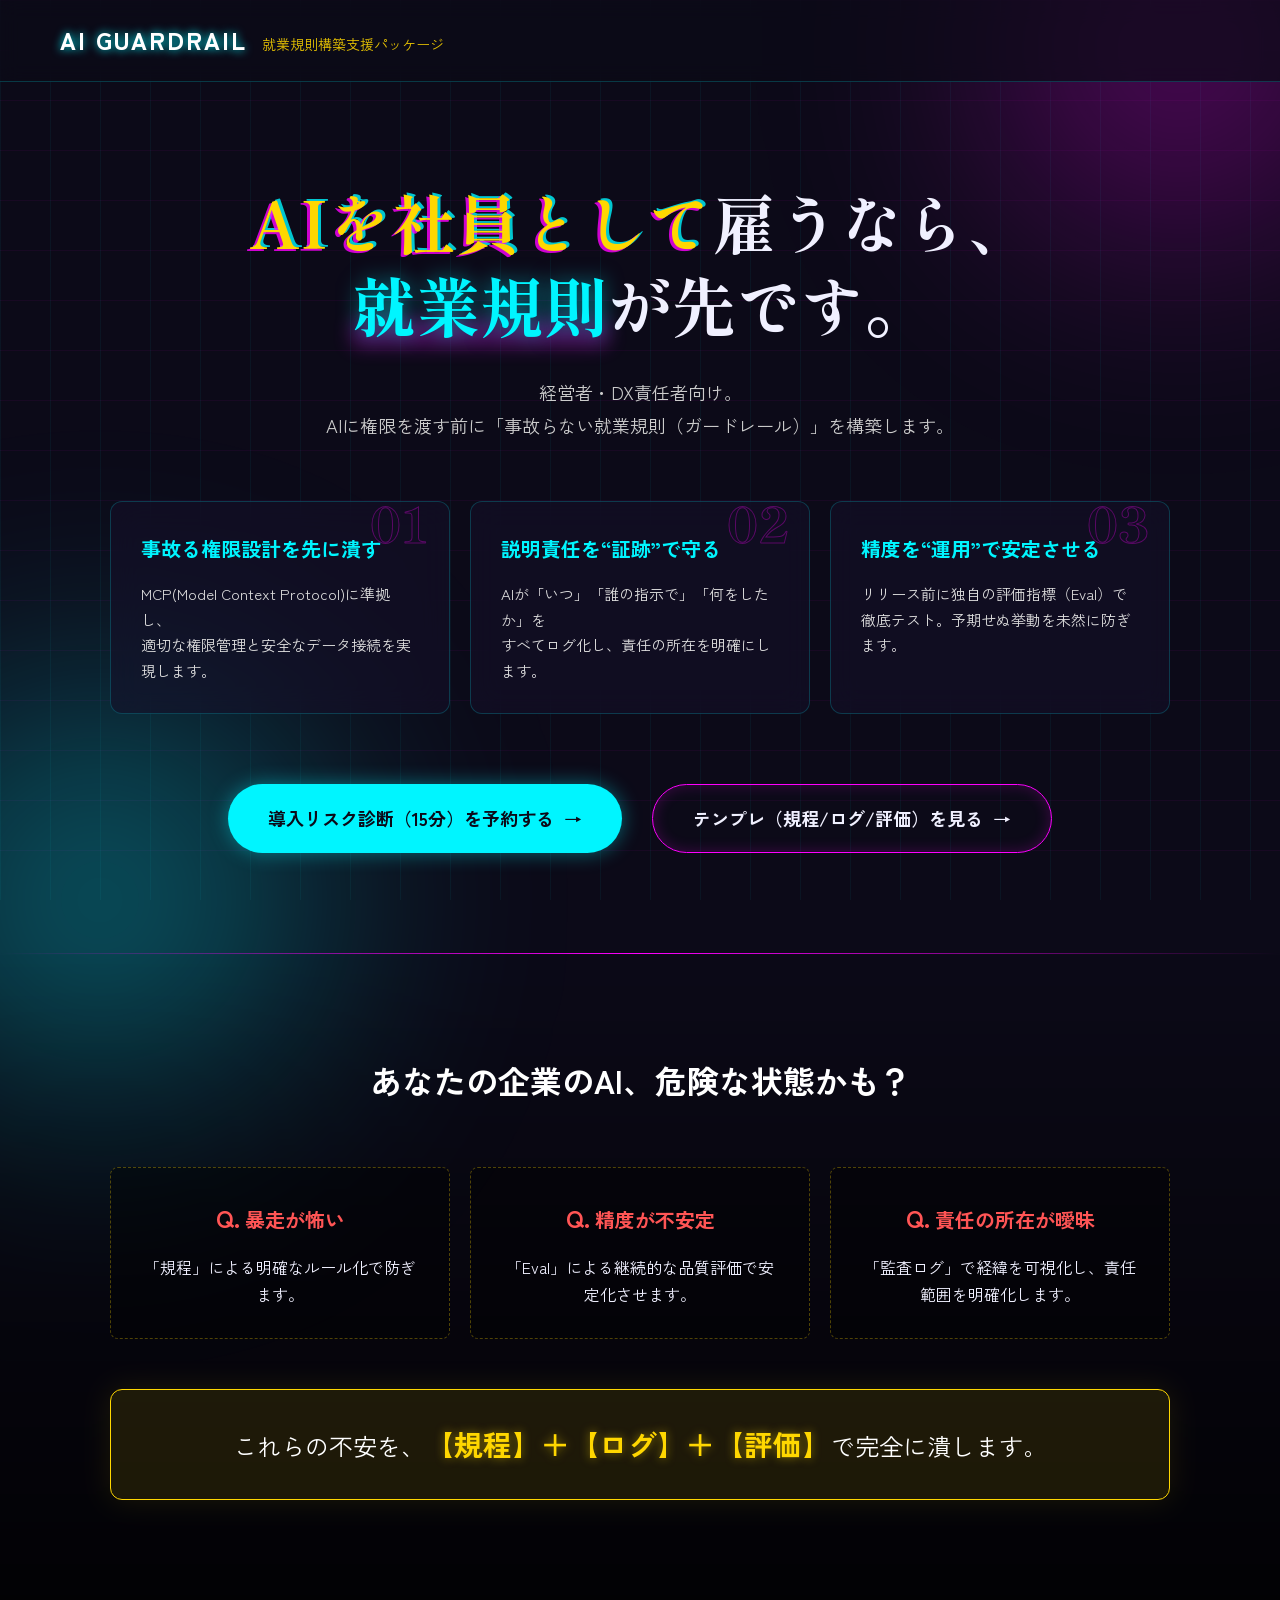
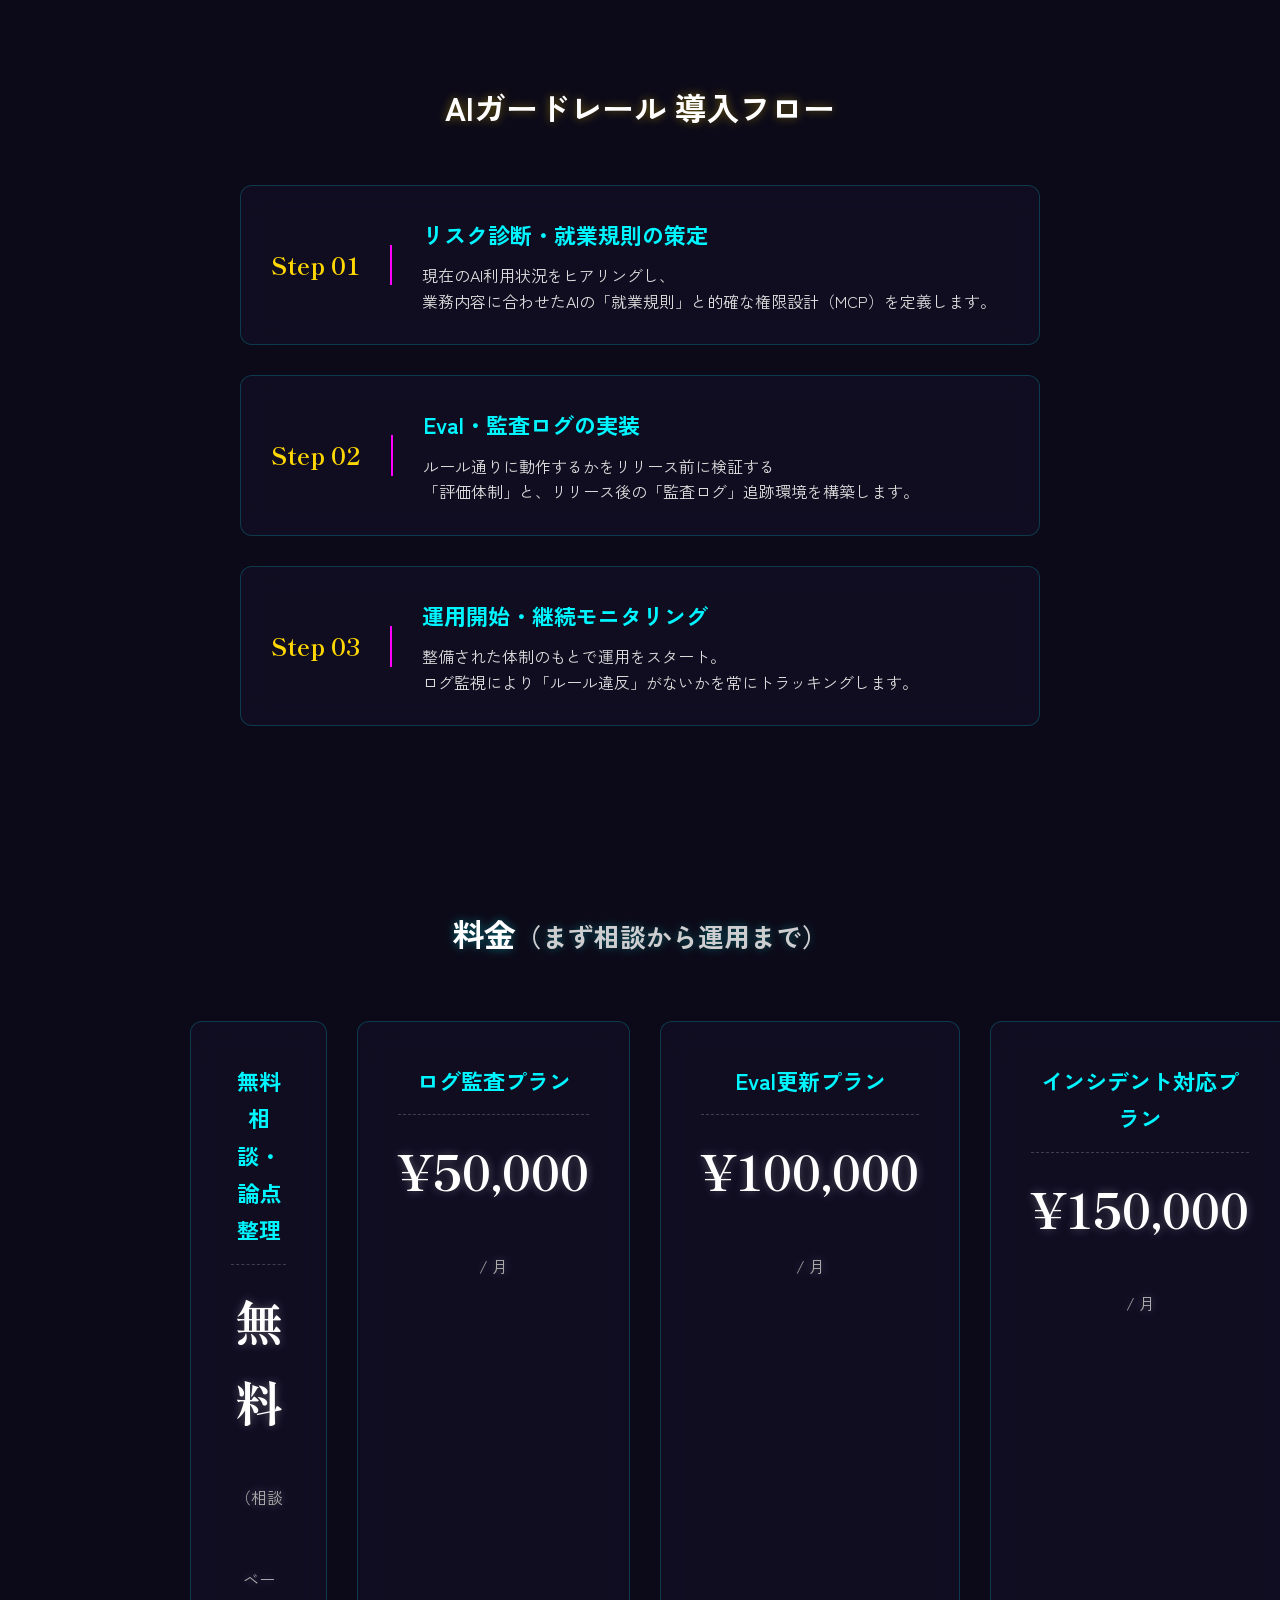
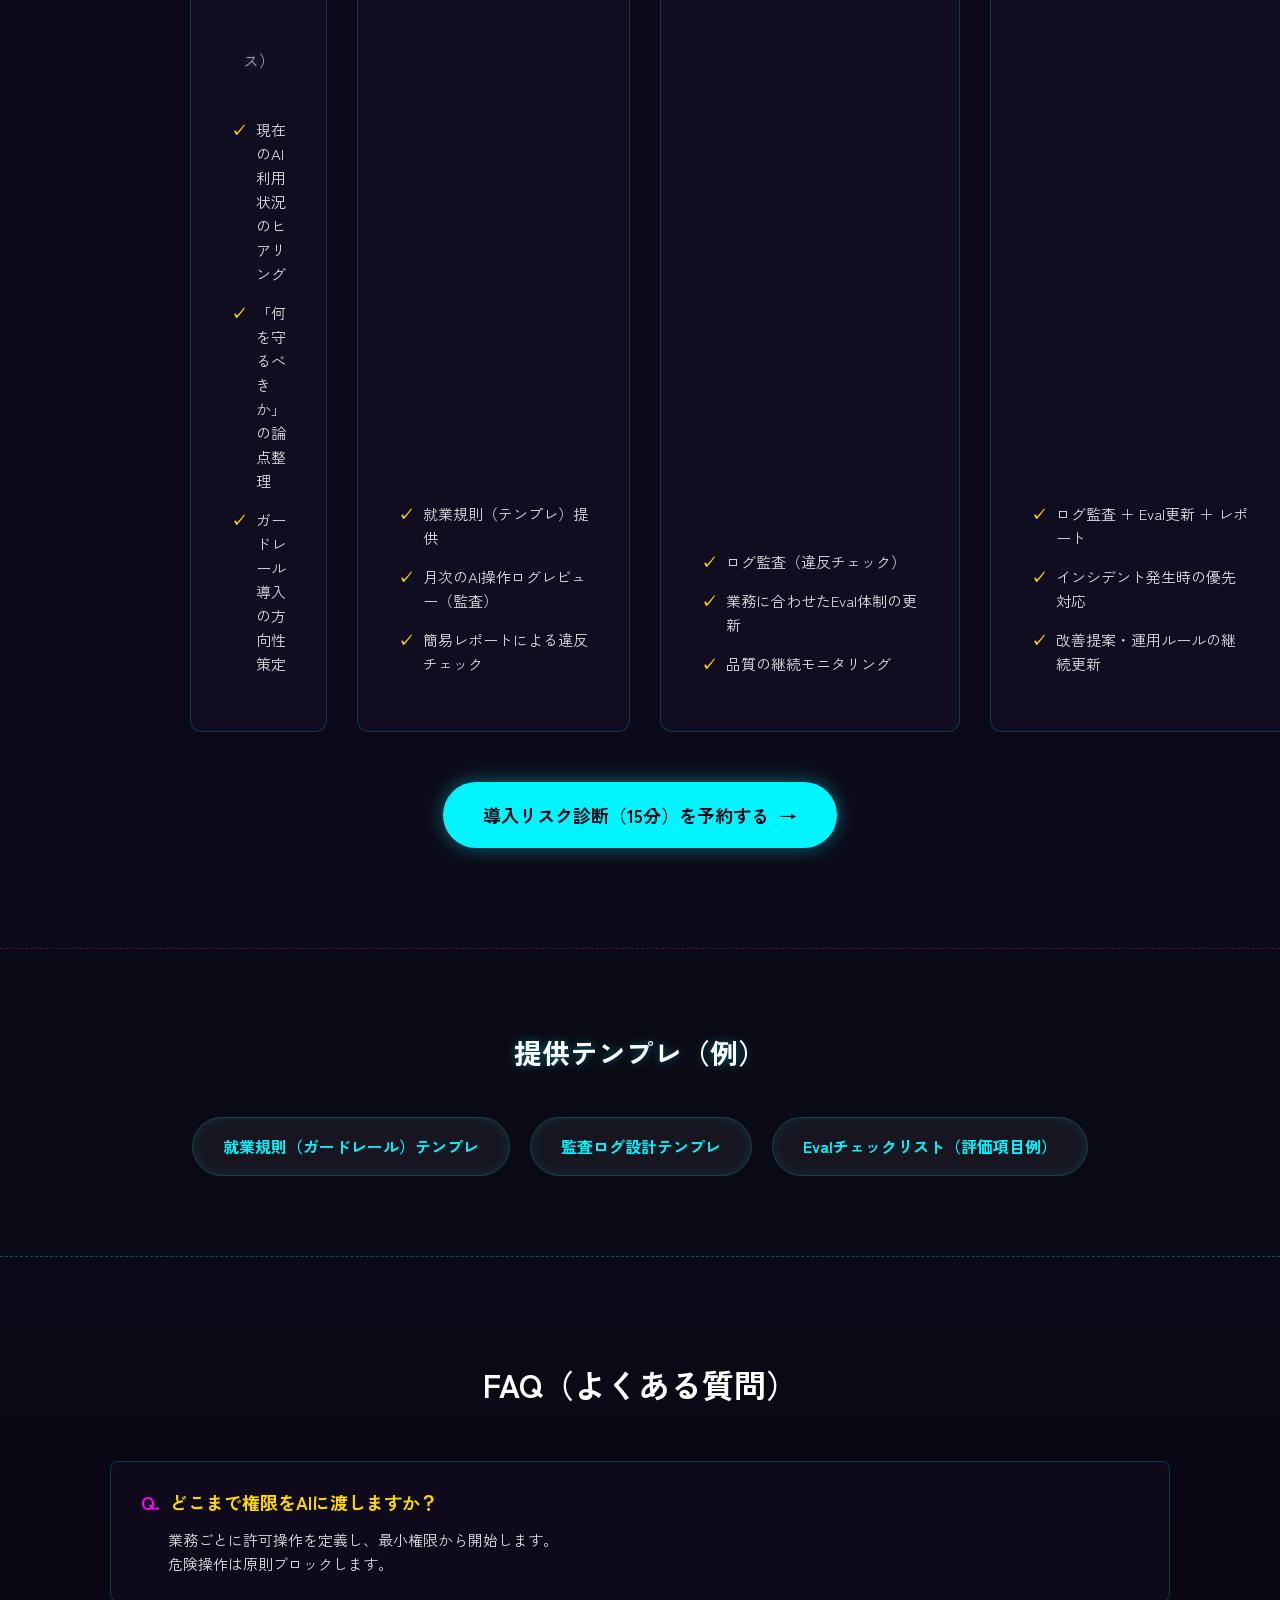
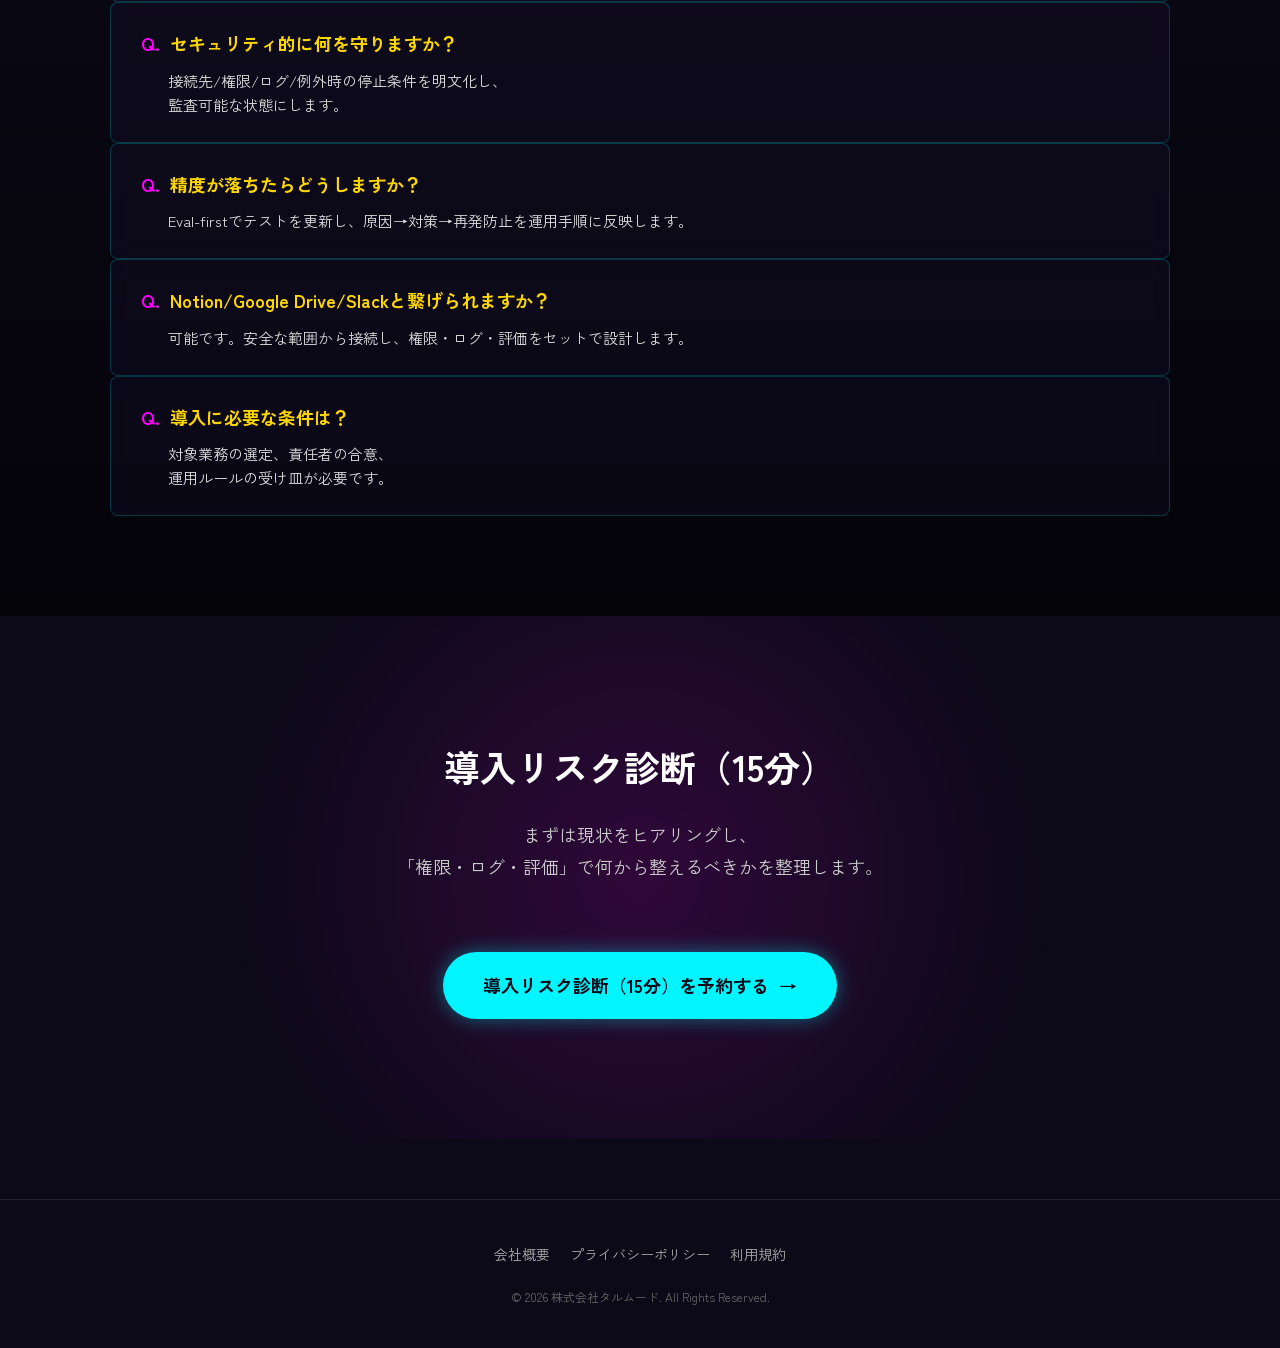
<file: index.html>
<!DOCTYPE html>
<html lang="ja">

<head>
  <meta charset="UTF-8" />
  <meta name="viewport" content="width=device-width, initial-scale=1.0" />
  <title>AIガードレール - 就業規則構築支援</title>
  <link rel="stylesheet" href="styles.css" />
  <link
    href="https://fonts.googleapis.com/css2?family=Shippori+Mincho:wght@400;700&family=Zen+Kaku+Gothic+New:wght@400;700;900&display=swap"
    rel="stylesheet">
</head>

<body>

  <!-- Background Grid Effect -->
  <div class="bg-grid"></div>
  <div class="blob-top"></div>
  <div class="blob-bottom"></div>

  <!-- Header -->
  <header class="header">
    <div class="container__header">
      <div class="logo">
        <span class="logo__brand">AI GUARDRAIL</span>
        <span class="logo__sub">就業規則構築支援<br class="sp-br">パッケージ</span>
      </div>
    </div>
  </header>

  <!-- Hero Section -->
  <main class="hero">
    <div class="container">
      <div class="hero__content">
        <h1 class="hero__headline">
          <span class="glitch" data-text="AIを社員として">AIを社員として</span>雇うなら、<br />
          <span class="highlight">就業規則</span>が先です。
        </h1>
        <p class="hero__subcopy">
          経営者・DX責任者向け。<br />
          AIに権限を渡す前に<br class="sp-br">「事故らない就業規則（ガードレール）」を<br class="sp-br">構築します。
        </p>

        <div class="benefits">
          <div class="benefit-item">
            <div class="benefit-item__icon">01</div>
            <div class="benefit-item__text">
              <h3>事故る権限設計を<br class="sp-br">先に潰す</h3>
              <p>MCP(Model Context Protocol)に準拠し、<br class="pc-br">適切な権限管理と<br class="sp-br">安全なデータ接続を実現します。</p>
            </div>
          </div>
          <div class="benefit-item">
            <div class="benefit-item__icon">02</div>
            <div class="benefit-item__text">
              <h3>説明責任を<br class="sp-br">“証跡”で守る</h3>
              <p>AIが「いつ」「誰の指示で」「何をしたか」を<br class="pc-br">すべてログ化し、<br class="sp-br">責任の所在を明確にします。</p>
            </div>
          </div>
          <div class="benefit-item">
            <div class="benefit-item__icon">03</div>
            <div class="benefit-item__text">
              <h3>精度を<br class="sp-br">“運用”で安定させる</h3>
              <p>リリース前に独自の評価指標（Eval）で<br class="pc-br">徹底テスト。<br class="sp-br">予期せぬ挙動を未然に防ぎます。</p>
            </div>
          </div>
        </div>

        <div class="cta-group">
          <a href="https://timerex.net/s/info_6c5e_d556/51fb7fcc" target="_blank" rel="noopener noreferrer"
            class="btn btn--primary">導入リスク診断（15分）を予約する<span class="arrow">→</span></a>
          <a href="#docs" class="btn btn--secondary">テンプレ（規程/ログ/評価）を見る<span class="arrow">→</span></a>
        </div>
      </div>
    </div>
  </main>

  <!-- Concerns Section -->
  <section class="concerns">
    <div class="container">
      <h2 class="concerns__title">あなたの企業のAI、<br class="sp-br">危険な状態かも？</h2>
      <div class="concerns__grid">
        <div class="concern-card">
          <div class="concern-card__q">暴走が怖い</div>
          <div class="concern-card__a">「規程」による明確な<br class="sp-br">ルール化で防ぎます。</div>
        </div>
        <div class="concern-card">
          <div class="concern-card__q">精度が不安定</div>
          <div class="concern-card__a">「Eval」による継続的な<br class="sp-br">品質評価で安定化させます。</div>
        </div>
        <div class="concern-card">
          <div class="concern-card__q">責任の所在が曖昧</div>
          <div class="concern-card__a">「監査ログ」で経緯を可視化し、<br class="sp-br">責任範囲を明確化します。</div>
        </div>
      </div>
      <div class="concerns__conclusion">
        <p>これらの不安を、<br class="sp-br"><strong>【規程】＋【ログ】＋【評価】</strong>で<br class="sp-br">完全に潰します。</p>
      </div>
    </div>
  </section>

  <!-- Flow Section -->
  <section class="flow" id="flow">
    <div class="container">
      <h2 class="flow__title">AIガードレール 導入フロー</h2>
      <div class="flow-steps">
        <div class="flow-step">
          <div class="flow-step__num">Step 01</div>
          <div class="flow-step__info">
            <h3>リスク診断・就業規則の策定</h3>
            <p>現在のAI利用状況をヒアリングし、<br class="pc-br">業務内容に合わせたAIの「就業規則」と<br class="sp-br">的確な権限設計（MCP）を定義します。</p>
          </div>
        </div>
        <div class="flow-step">
          <div class="flow-step__num">Step 02</div>
          <div class="flow-step__info">
            <h3>Eval・監査ログの実装</h3>
            <p>ルール通りに動作するかをリリース前に検証する<br class="pc-br">「評価体制」と、<br class="sp-br">リリース後の「監査ログ」追跡環境を構築します。</p>
          </div>
        </div>
        <div class="flow-step">
          <div class="flow-step__num">Step 03</div>
          <div class="flow-step__info">
            <h3>運用開始・継続モニタリング</h3>
            <p>整備された体制のもとで運用をスタート。<br class="pc-br">ログ監視により「ルール違反」がないかを<br class="sp-br">常にトラッキングします。</p>
          </div>
        </div>
      </div>
    </div>
  </section>

  <!-- Pricing Section -->
  <section class="pricing" id="pricing">
    <div class="container">
      <h2 class="pricing__title">料金<br class="sp-br"><span style="font-size:0.8em; opacity:0.8;">（まず相談から運用まで）</span>
      </h2>
      <div class="pricing__grid">
        <div class="price-card">
          <h3 class="price-card__name">無料相談・論点整理</h3>
          <div class="price-card__price">無料 <span class="price-card__tax">（相談ベース）</span></div>
          <ul class="price-card__list">
            <li>現在のAI利用状況のヒアリング</li>
            <li>「何を守るべきか」の論点整理</li>
            <li>ガードレール導入の方向性策定</li>
          </ul>
        </div>
        <div class="price-card">
          <h3 class="price-card__name">ログ監査プラン</h3>
          <div class="price-card__price">¥50,000 <span class="price-card__tax">/ 月</span></div>
          <ul class="price-card__list">
            <li>就業規則（テンプレ）提供</li>
            <li>月次のAI操作ログレビュー（監査）</li>
            <li>簡易レポートによる違反チェック</li>
          </ul>
        </div>
        <div class="price-card">
          <h3 class="price-card__name">Eval更新プラン</h3>
          <div class="price-card__price">¥100,000 <span class="price-card__tax">/ 月</span></div>
          <ul class="price-card__list">
            <li>ログ監査（違反チェック）</li>
            <li>業務に合わせたEval体制の更新</li>
            <li>品質の継続モニタリング</li>
          </ul>
        </div>
        <div class="price-card">
          <h3 class="price-card__name">インシデント対応プラン</h3>
          <div class="price-card__price">¥150,000 <span class="price-card__tax">/ 月</span></div>
          <ul class="price-card__list">
            <li>ログ監査 ＋ Eval更新 ＋ レポート</li>
            <li>インシデント発生時の優先対応</li>
            <li>改善提案・運用ルールの継続更新</li>
          </ul>
        </div>
      </div>
      <div class="pricing__cta">
        <a href="https://timerex.net/s/info_6c5e_d556/51fb7fcc" target="_blank" rel="noopener noreferrer"
          class="btn btn--primary">導入リスク診断（15分）を予約する<span class="arrow">→</span></a>
      </div>
    </div>
  </section>

  <section class="docs" id="docs">
    <div class="container">
      <h2 class="docs__title">提供テンプレ（例）</h2>
      <ul class="docs__list">
        <li>就業規則（ガードレール）<br class="sp-br">テンプレ</li>
        <li>監査ログ設計テンプレ</li>
        <li>Evalチェックリスト<br class="sp-br">（評価項目例）</li>
      </ul>
    </div>
  </section>

  <section class="faq" id="faq">
    <div class="container">
      <h2 class="faq__title">FAQ<br class="sp-br">（よくある質問）</h2>
      <div class="faq__items">
        <dl class="faq-item">
          <dt class="faq-item__q">どこまで権限をAIに渡しますか？</dt>
          <dd class="faq-item__a">業務ごとに許可操作を定義し、最小権限から開始します。<br class="pc-br">危険操作は原則ブロックします。</dd>
        </dl>
        <dl class="faq-item">
          <dt class="faq-item__q">セキュリティ的に何を守りますか？</dt>
          <dd class="faq-item__a">接続先/権限/ログ/例外時の停止条件を明文化し、<br class="pc-br">監査可能な状態にします。</dd>
        </dl>
        <dl class="faq-item">
          <dt class="faq-item__q">精度が落ちたらどうしますか？</dt>
          <dd class="faq-item__a">Eval-firstでテストを更新し、<br class="sp-br">原因→対策→再発防止を運用手順に反映します。</dd>
        </dl>
        <dl class="faq-item">
          <dt class="faq-item__q">Notion/Google Drive/Slackと<br class="sp-br">繋げられますか？</dt>
          <dd class="faq-item__a">可能です。<br class="sp-br">安全な範囲から接続し、権限・ログ・評価をセットで設計します。</dd>
        </dl>
        <dl class="faq-item">
          <dt class="faq-item__q">導入に必要な条件は？</dt>
          <dd class="faq-item__a">対象業務の選定、責任者の合意、<br class="pc-br">運用ルールの受け皿が必要です。</dd>
        </dl>
      </div>
    </div>
  </section>

  <section class="contact" id="contact">
    <div class="container">
      <h2 class="contact__title">導入リスク診断<br class="sp-br">（15分）</h2>
      <p class="contact__text">まずは現状をヒアリングし、<br />「権限・ログ・評価」で<br class="sp-br">何から整えるべきかを整理します。</p>
      <div class="contact__btn" style="text-align: center; margin-top: 30px;">
        <a href="https://timerex.net/s/info_6c5e_d556/51fb7fcc" target="_blank" rel="noopener noreferrer"
          class="btn btn--primary">導入リスク診断（15分）を予約する<span class="arrow">→</span></a>
      </div>
    </div>
  </section>

  <footer class="site-footer"
    style="padding: 40px 0; text-align: center; border-top: 1px solid rgba(255, 255, 255, 0.1); margin-top: 60px;">
    <div class="container">
      <ul
        style="list-style: none; padding: 0; display: flex; justify-content: center; gap: 20px; flex-wrap: wrap; margin-bottom: 20px;">
        <li><a href="about.html"
            style="color: #aaa; text-decoration: none; font-size: 14px; transition: color 0.3s;">会社概要</a></li>
        <li><a href="privacy.html"
            style="color: #aaa; text-decoration: none; font-size: 14px; transition: color 0.3s;">プライバシーポリシー</a></li>
        <li><a href="terms.html"
            style="color: #aaa; text-decoration: none; font-size: 14px; transition: color 0.3s;">利用規約</a></li>
      </ul>
      <p style="color: #666; font-size: 12px;">&copy; 2026 株式会社タルムード. All Rights Reserved.</p>
    </div>
  </footer>

</body>

</html>
</file>
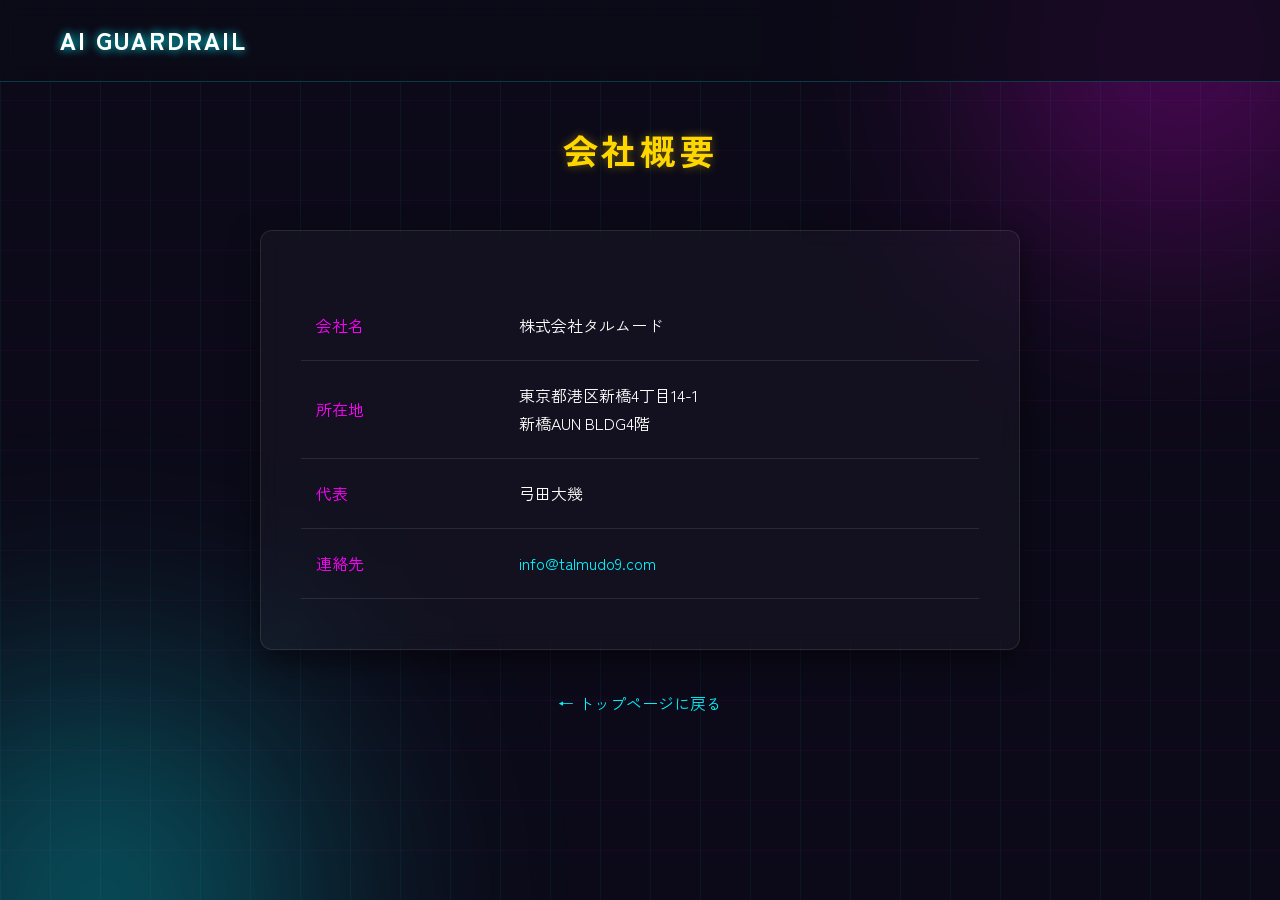
<file: about.html>
<!DOCTYPE html>
<html lang="ja">

<head>
    <meta charset="UTF-8" />
    <meta name="viewport" content="width=device-width, initial-scale=1.0" />
    <title>会社概要 - AIガードレール</title>
    <link rel="stylesheet" href="styles.css" />
    <link
        href="https://fonts.googleapis.com/css2?family=Shippori+Mincho:wght@400;700&family=Zen+Kaku+Gothic+New:wght@400;700;900&display=swap"
        rel="stylesheet">
    <style>
        .page-wrapper {
            padding: 120px 20px 80px;
            max-width: 800px;
            margin: 0 auto;
            color: #fff;
        }

        .page-title {
            font-size: 2.2rem;
            margin-bottom: 50px;
            text-align: center;
            color: var(--color-accent);
            text-shadow: 0 0 10px rgba(255, 215, 0, 0.4);
            letter-spacing: 0.1em;
        }

        .content-box {
            background: rgba(255, 255, 255, 0.03);
            border: 1px solid rgba(255, 255, 255, 0.1);
            border-radius: 12px;
            padding: 50px 40px;
            backdrop-filter: blur(10px);
            line-height: 1.8;
            box-shadow: 0 10px 30px rgba(0, 0, 0, 0.5);
        }

        .back-link {
            display: inline-block;
            margin-top: 40px;
            color: var(--color-cyan);
            text-decoration: none;
            transition: text-shadow 0.3s;
        }

        .back-link:hover {
            text-shadow: 0 0 8px var(--color-cyan);
        }

        .info-table {
            width: 100%;
            border-collapse: collapse;
            margin-top: 10px;
        }

        .info-table th,
        .info-table td {
            padding: 20px 15px;
            border-bottom: 1px solid rgba(255, 255, 255, 0.1);
            text-align: left;
        }

        .info-table th {
            color: var(--color-magenta);
            width: 30%;
            font-weight: normal;
        }
    </style>
</head>

<body>
    <div class="bg-grid"></div>
    <div class="blob-top"></div>
    <div class="blob-bottom"></div>

    <!-- Header -->
    <header class="header">
        <div class="container__header">
            <div class="logo">
                <a href="index.html" style="text-decoration:none; color:inherit;">
                    <span class="logo__brand">AI GUARDRAIL</span>
                </a>
            </div>
        </div>
    </header>

    <main class="page-wrapper">
        <h1 class="page-title">会社概要</h1>
        <div class="content-box">
            <table class="info-table">
                <tr>
                    <th>会社名</th>
                    <td>株式会社タルムード</td>
                </tr>
                <tr>
                    <th>所在地</th>
                    <td>東京都港区新橋4丁目14-1<br>新橋AUN BLDG4階</td>
                </tr>
                <tr>
                    <th>代表</th>
                    <td>弓田大幾</td>
                </tr>
                <tr>
                    <th>連絡先</th>
                    <td><a href="mailto:info@talmudo9.com"
                            style="color:var(--color-cyan); text-decoration:none;">info@talmudo9.com</a></td>
                </tr>
            </table>
        </div>
        <div style="text-align: center;">
            <a href="index.html" class="back-link">← トップページに戻る</a>
        </div>
    </main>
</body>

</html>
</file>
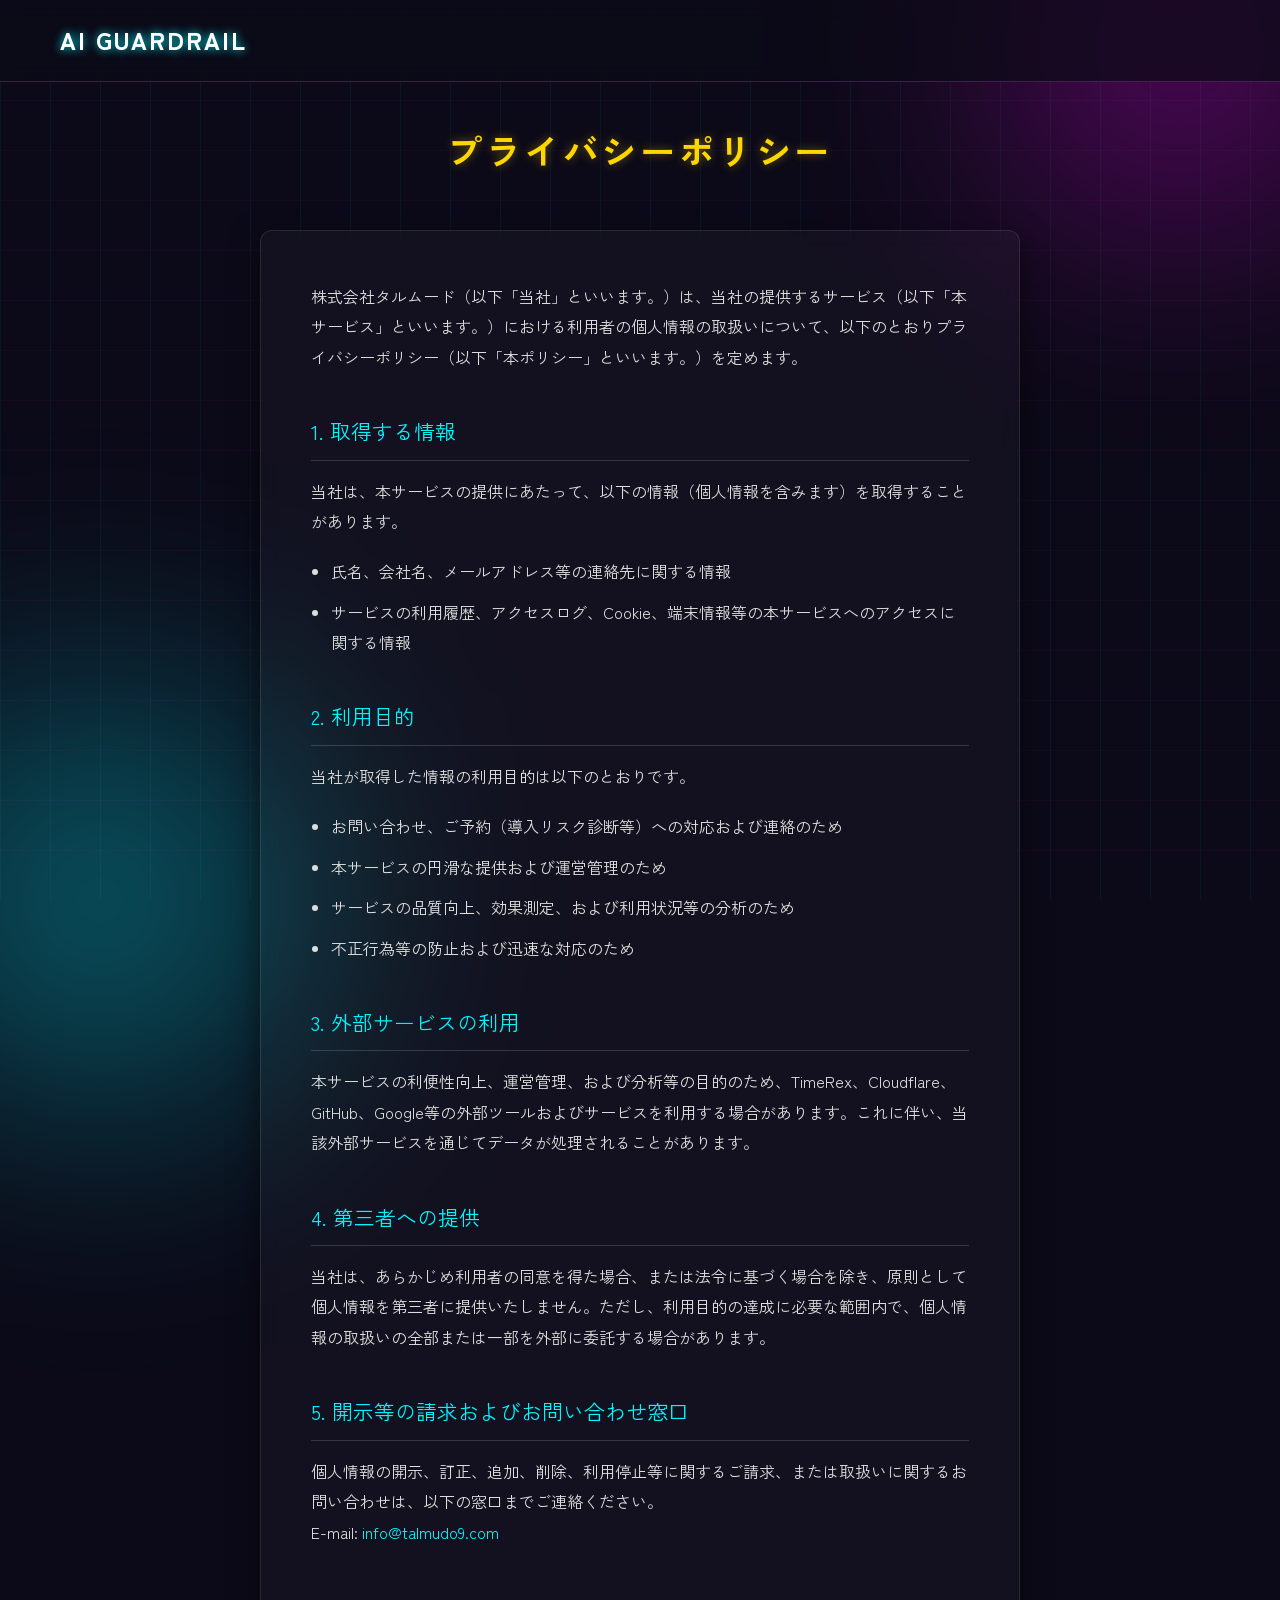
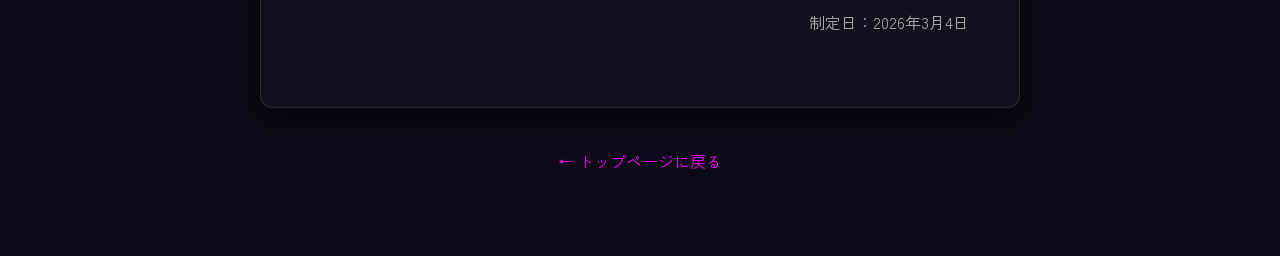
<file: privacy.html>
<!DOCTYPE html>
<html lang="ja">

<head>
    <meta charset="UTF-8" />
    <meta name="viewport" content="width=device-width, initial-scale=1.0" />
    <title>プライバシーポリシー - AIガードレール</title>
    <link rel="stylesheet" href="styles.css" />
    <link
        href="https://fonts.googleapis.com/css2?family=Shippori+Mincho:wght@400;700&family=Zen+Kaku+Gothic+New:wght@400;700;900&display=swap"
        rel="stylesheet">
    <style>
        .page-wrapper {
            padding: 120px 20px 80px;
            max-width: 800px;
            margin: 0 auto;
            color: #fff;
        }

        .page-title {
            font-size: 2.2rem;
            margin-bottom: 50px;
            text-align: center;
            color: var(--color-accent);
            text-shadow: 0 0 10px rgba(255, 215, 0, 0.4);
            letter-spacing: 0.1em;
        }

        .content-box {
            background: rgba(255, 255, 255, 0.03);
            border: 1px solid rgba(255, 255, 255, 0.1);
            border-radius: 12px;
            padding: 50px;
            backdrop-filter: blur(10px);
            line-height: 1.9;
            box-shadow: 0 10px 30px rgba(0, 0, 0, 0.5);
        }

        .content-box h2 {
            font-size: 1.3rem;
            margin-top: 40px;
            margin-bottom: 15px;
            border-bottom: 1px solid rgba(255, 255, 255, 0.15);
            padding-bottom: 8px;
            color: var(--color-cyan);
            font-weight: normal;
        }

        .content-box p {
            margin-bottom: 20px;
            color: #ddd;
        }

        .content-box ul {
            padding-left: 20px;
            margin-bottom: 20px;
            color: #ddd;
        }

        .content-box li {
            margin-bottom: 10px;
        }

        .back-link {
            display: inline-block;
            margin-top: 40px;
            color: var(--color-magenta);
            text-decoration: none;
            transition: text-shadow 0.3s;
        }

        .back-link:hover {
            text-shadow: 0 0 8px var(--color-magenta);
        }
    </style>
</head>

<body>
    <div class="bg-grid"></div>
    <div class="blob-top"></div>
    <div class="blob-bottom"></div>

    <!-- Header -->
    <header class="header">
        <div class="container__header">
            <div class="logo">
                <a href="index.html" style="text-decoration:none; color:inherit;">
                    <span class="logo__brand">AI GUARDRAIL</span>
                </a>
            </div>
        </div>
    </header>

    <main class="page-wrapper">
        <h1 class="page-title">プライバシーポリシー</h1>
        <div class="content-box">
            <p>株式会社タルムード（以下「当社」といいます。）は、当社の提供するサービス（以下「本サービス」といいます。）における利用者の個人情報の取扱いについて、以下のとおりプライバシーポリシー（以下「本ポリシー」といいます。）を定めます。
            </p>

            <h2>1. 取得する情報</h2>
            <p>当社は、本サービスの提供にあたって、以下の情報（個人情報を含みます）を取得することがあります。</p>
            <ul>
                <li>氏名、会社名、メールアドレス等の連絡先に関する情報</li>
                <li>サービスの利用履歴、アクセスログ、Cookie、端末情報等の本サービスへのアクセスに関する情報</li>
            </ul>

            <h2>2. 利用目的</h2>
            <p>当社が取得した情報の利用目的は以下のとおりです。</p>
            <ul>
                <li>お問い合わせ、ご予約（導入リスク診断等）への対応および連絡のため</li>
                <li>本サービスの円滑な提供および運営管理のため</li>
                <li>サービスの品質向上、効果測定、および利用状況等の分析のため</li>
                <li>不正行為等の防止および迅速な対応のため</li>
            </ul>

            <h2>3. 外部サービスの利用</h2>
            <p>本サービスの利便性向上、運営管理、および分析等の目的のため、TimeRex、Cloudflare、GitHub、Google等の外部ツールおよびサービスを利用する場合があります。これに伴い、当該外部サービスを通じてデータが処理されることがあります。
            </p>

            <h2>4. 第三者への提供</h2>
            <p>当社は、あらかじめ利用者の同意を得た場合、または法令に基づく場合を除き、原則として個人情報を第三者に提供いたしません。ただし、利用目的の達成に必要な範囲内で、個人情報の取扱いの全部または一部を外部に委託する場合があります。
            </p>

            <h2>5. 開示等の請求およびお問い合わせ窓口</h2>
            <p>個人情報の開示、訂正、追加、削除、利用停止等に関するご請求、または取扱いに関するお問い合わせは、以下の窓口までご連絡ください。<br>
                E-mail: <a href="mailto:info@talmudo9.com"
                    style="color:var(--color-cyan); text-decoration:none;">info@talmudo9.com</a>
            </p>

            <p style="margin-top:60px; text-align:right; color:#aaa;">制定日：2026年3月4日</p>
        </div>
        <div style="text-align: center;">
            <a href="index.html" class="back-link">← トップページに戻る</a>
        </div>
    </main>
</body>

</html>
</file>
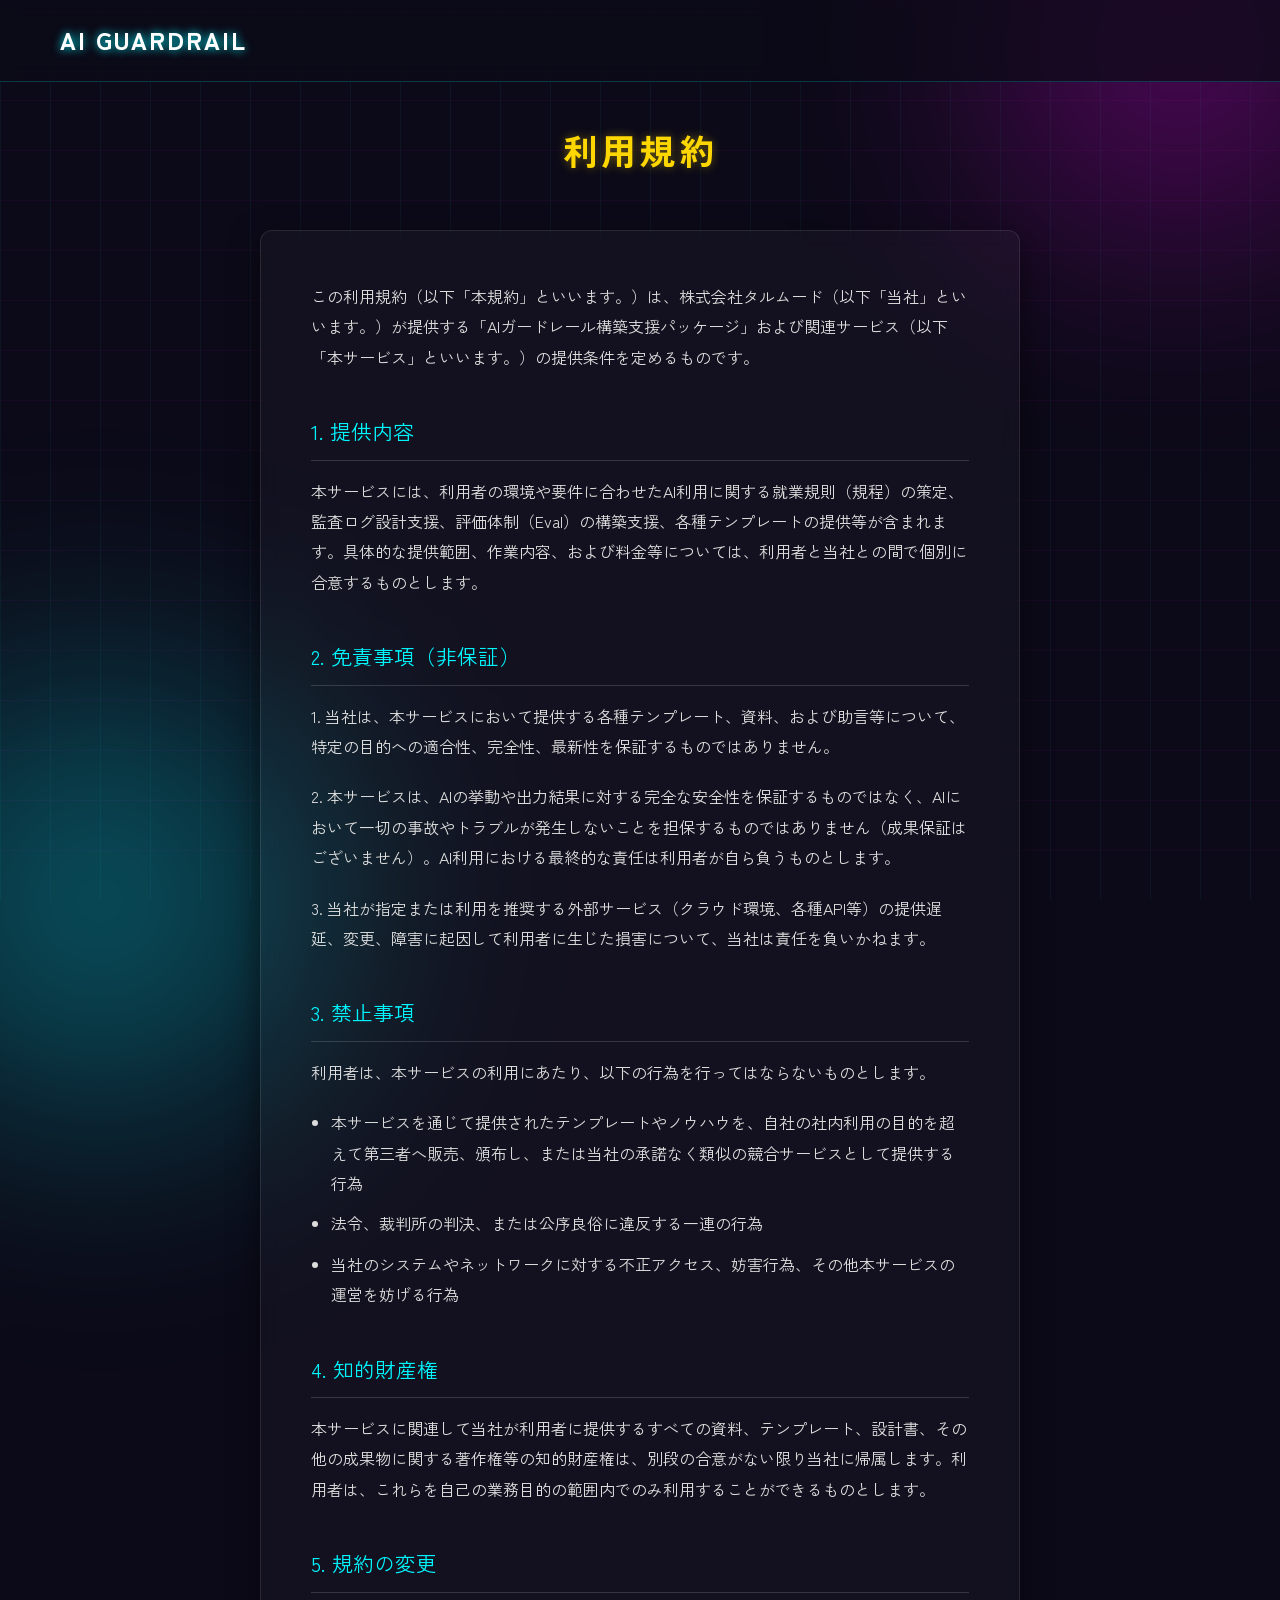
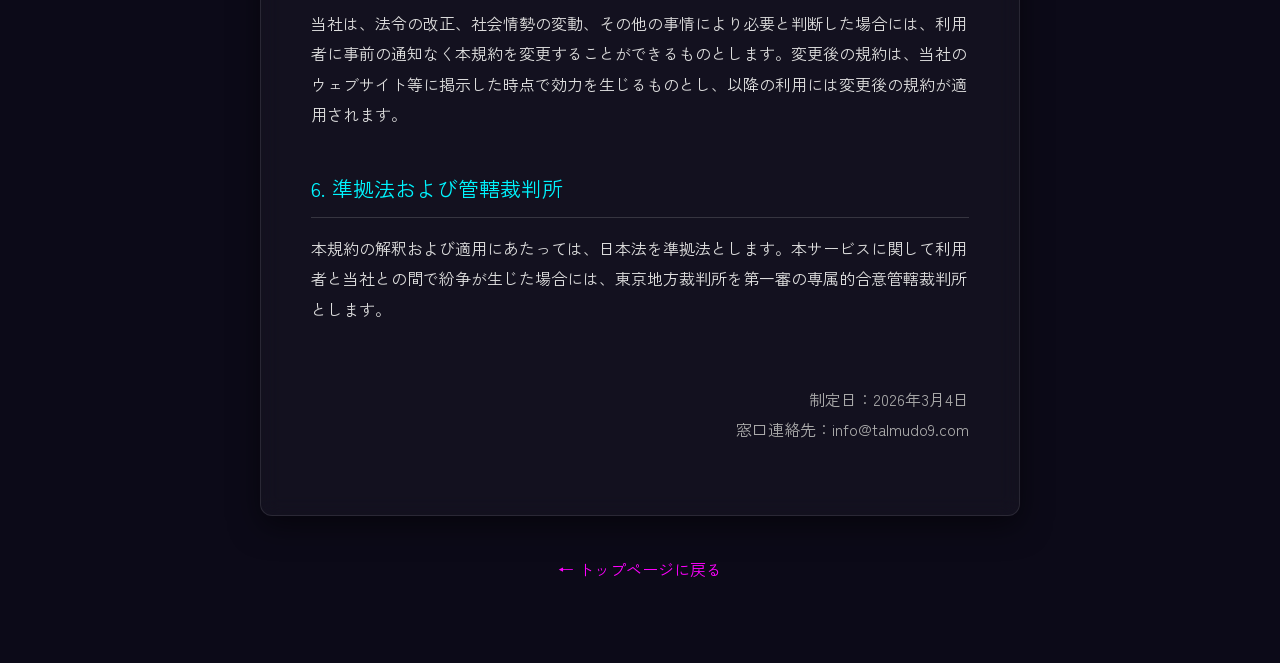
<file: terms.html>
<!DOCTYPE html>
<html lang="ja">

<head>
    <meta charset="UTF-8" />
    <meta name="viewport" content="width=device-width, initial-scale=1.0" />
    <title>利用規約 - AIガードレール</title>
    <link rel="stylesheet" href="styles.css" />
    <link
        href="https://fonts.googleapis.com/css2?family=Shippori+Mincho:wght@400;700&family=Zen+Kaku+Gothic+New:wght@400;700;900&display=swap"
        rel="stylesheet">
    <style>
        .page-wrapper {
            padding: 120px 20px 80px;
            max-width: 800px;
            margin: 0 auto;
            color: #fff;
        }

        .page-title {
            font-size: 2.2rem;
            margin-bottom: 50px;
            text-align: center;
            color: var(--color-accent);
            text-shadow: 0 0 10px rgba(255, 215, 0, 0.4);
            letter-spacing: 0.1em;
        }

        .content-box {
            background: rgba(255, 255, 255, 0.03);
            border: 1px solid rgba(255, 255, 255, 0.1);
            border-radius: 12px;
            padding: 50px;
            backdrop-filter: blur(10px);
            line-height: 1.9;
            box-shadow: 0 10px 30px rgba(0, 0, 0, 0.5);
        }

        .content-box h2 {
            font-size: 1.3rem;
            margin-top: 40px;
            margin-bottom: 15px;
            border-bottom: 1px solid rgba(255, 255, 255, 0.15);
            padding-bottom: 8px;
            color: var(--color-cyan);
            font-weight: normal;
        }

        .content-box p {
            margin-bottom: 20px;
            color: #ddd;
        }

        .content-box ul {
            padding-left: 20px;
            margin-bottom: 20px;
            color: #ddd;
        }

        .content-box li {
            margin-bottom: 10px;
        }

        .back-link {
            display: inline-block;
            margin-top: 40px;
            color: var(--color-magenta);
            text-decoration: none;
            transition: text-shadow 0.3s;
        }

        .back-link:hover {
            text-shadow: 0 0 8px var(--color-magenta);
        }
    </style>
</head>

<body>
    <div class="bg-grid"></div>
    <div class="blob-top"></div>
    <div class="blob-bottom"></div>

    <!-- Header -->
    <header class="header">
        <div class="container__header">
            <div class="logo">
                <a href="index.html" style="text-decoration:none; color:inherit;">
                    <span class="logo__brand">AI GUARDRAIL</span>
                </a>
            </div>
        </div>
    </header>

    <main class="page-wrapper">
        <h1 class="page-title">利用規約</h1>
        <div class="content-box">
            <p>この利用規約（以下「本規約」といいます。）は、株式会社タルムード（以下「当社」といいます。）が提供する「AIガードレール構築支援パッケージ」および関連サービス（以下「本サービス」といいます。）の提供条件を定めるものです。
            </p>

            <h2>1. 提供内容</h2>
            <p>本サービスには、利用者の環境や要件に合わせたAI利用に関する就業規則（規程）の策定、監査ログ設計支援、評価体制（Eval）の構築支援、各種テンプレートの提供等が含まれます。具体的な提供範囲、作業内容、および料金等については、利用者と当社との間で個別に合意するものとします。
            </p>

            <h2>2. 免責事項（非保証）</h2>
            <p>1. 当社は、本サービスにおいて提供する各種テンプレート、資料、および助言等について、特定の目的への適合性、完全性、最新性を保証するものではありません。</p>
            <p>2.
                本サービスは、AIの挙動や出力結果に対する完全な安全性を保証するものではなく、AIにおいて一切の事故やトラブルが発生しないことを担保するものではありません（成果保証はございません）。AI利用における最終的な責任は利用者が自ら負うものとします。
            </p>
            <p>3. 当社が指定または利用を推奨する外部サービス（クラウド環境、各種API等）の提供遅延、変更、障害に起因して利用者に生じた損害について、当社は責任を負いかねます。</p>

            <h2>3. 禁止事項</h2>
            <p>利用者は、本サービスの利用にあたり、以下の行為を行ってはならないものとします。</p>
            <ul>
                <li>本サービスを通じて提供されたテンプレートやノウハウを、自社の社内利用の目的を超えて第三者へ販売、頒布し、または当社の承諾なく類似の競合サービスとして提供する行為</li>
                <li>法令、裁判所の判決、または公序良俗に違反する一連の行為</li>
                <li>当社のシステムやネットワークに対する不正アクセス、妨害行為、その他本サービスの運営を妨げる行為</li>
            </ul>

            <h2>4. 知的財産権</h2>
            <p>本サービスに関連して当社が利用者に提供するすべての資料、テンプレート、設計書、その他の成果物に関する著作権等の知的財産権は、別段の合意がない限り当社に帰属します。利用者は、これらを自己の業務目的の範囲内でのみ利用することができるものとします。
            </p>

            <h2>5. 規約の変更</h2>
            <p>当社は、法令の改正、社会情勢の変動、その他の事情により必要と判断した場合には、利用者に事前の通知なく本規約を変更することができるものとします。変更後の規約は、当社のウェブサイト等に掲示した時点で効力を生じるものとし、以降の利用には変更後の規約が適用されます。
            </p>

            <h2>6. 準拠法および管轄裁判所</h2>
            <p>本規約の解釈および適用にあたっては、日本法を準拠法とします。本サービスに関して利用者と当社との間で紛争が生じた場合には、東京地方裁判所を第一審の専属的合意管轄裁判所とします。</p>

            <p style="margin-top:60px; text-align:right; color:#aaa;">制定日：2026年3月4日<br>窓口連絡先：info@talmudo9.com</p>
        </div>
        <div style="text-align: center;">
            <a href="index.html" class="back-link">← トップページに戻る</a>
        </div>
    </main>
</body>

</html>
</file>
<file: styles.css>
@charset "utf-8";

/* =========================================================================
   Base & Reset
   ========================================================================= */
* {
  box-sizing: border-box;
  margin: 0;
  padding: 0;
}

:root {
  --bg-color: #0c0a18;
  --text-main: #f0f0ff;
  --color-cyan: #00f5ff;
  --color-magenta: #ff00ff;
  --color-accent: #ffd700;
  --font-serif: "Shippori Mincho", serif;
  --font-sans: "Zen Kaku Gothic New", sans-serif;
  --glass-bg: rgba(20, 15, 40, 0.6);
  --glass-border: rgba(0, 245, 255, 0.2);
}

body {
  background-color: var(--bg-color);
  color: var(--text-main);
  font-family: var(--font-sans);
  line-height: 1.7;
  overflow-x: hidden;
  position: relative;
}

a {
  text-decoration: none;
}

/* =========================================================================
   Background Effects
   ========================================================================= */
.bg-grid {
  position: fixed;
  top: 0;
  left: 0;
  right: 0;
  bottom: 0;
  background-image:
    linear-gradient(to right, rgba(0, 245, 255, 0.05) 1px, transparent 1px),
    linear-gradient(to bottom, rgba(255, 0, 255, 0.05) 1px, transparent 1px);
  background-size: 50px 50px;
  z-index: -2;
}

.blob-top,
.blob-bottom {
  position: fixed;
  filter: blur(120px);
  border-radius: 50%;
  z-index: -1;
  opacity: 0.5;
  animation: float 20s infinite alternate;
}

.blob-top {
  width: 500px;
  height: 500px;
  background: radial-gradient(circle, var(--color-magenta), transparent 70%);
  top: -200px;
  right: -150px;
}

.blob-bottom {
  width: 600px;
  height: 600px;
  background: radial-gradient(circle, var(--color-cyan), transparent 70%);
  bottom: -300px;
  left: -200px;
}

@keyframes float {
  0% {
    transform: translate(0, 0) scale(1);
  }

  50% {
    transform: translate(-30px, 30px) scale(1.1);
  }

  100% {
    transform: translate(20px, -20px) scale(0.9);
  }
}

/* =========================================================================
   Layout
   ========================================================================= */
.container {
  max-width: 1100px;
  margin: 0 auto;
  padding: 0 20px;
}

.container__header {
  max-width: 1200px;
  margin: 0 auto;
  padding: 0 20px;
}

/* =========================================================================
   Header
   ========================================================================= */
.header {
  padding: 20px 0;
  position: fixed;
  top: 0;
  left: 0;
  right: 0;
  z-index: 100;
  backdrop-filter: blur(10px);
  background: rgba(12, 10, 24, 0.7);
  border-bottom: 1px solid var(--glass-border);
}

.logo {
  display: flex;
  align-items: baseline;
  gap: 15px;
}

.logo__brand {
  font-weight: 900;
  font-size: 24px;
  letter-spacing: 2px;
  color: #fff;
  text-shadow: 0 0 10px var(--color-cyan);
}

.logo__sub {
  font-size: 14px;
  color: var(--color-accent);
  opacity: 0.9;
}

/* =========================================================================
   Hero Section
   ========================================================================= */
.hero {
  padding: 180px 0 100px;
  min-height: 100vh;
  display: flex;
  flex-direction: column;
  justify-content: center;
}

.hero__headline {
  font-family: var(--font-serif);
  font-size: clamp(32px, 5vw, 64px);
  line-height: 1.3;
  margin-bottom: 30px;
  text-align: center;
  font-weight: 700;
}

.highlight {
  color: var(--color-cyan);
  text-shadow: 0 0 20px rgba(0, 245, 255, 0.5);
  position: relative;
  display: inline-block;
}

.highlight::after {
  content: '';
  position: absolute;
  bottom: 0;
  left: 0;
  width: 100%;
  height: 30%;
  background: var(--color-magenta);
  z-index: -1;
  opacity: 0.3;
  filter: blur(10px);
}

/* Glitch effect on "AIを社員として" */
.glitch {
  position: relative;
  display: inline-block;
  color: var(--color-accent);
}

.glitch::before,
.glitch::after {
  content: attr(data-text);
  position: absolute;
  top: 0;
  left: 0;
  opacity: 0.8;
}

.glitch::before {
  color: var(--color-magenta);
  z-index: -1;
  transform: translate(-3px, 2px);
}

.glitch::after {
  color: var(--color-cyan);
  z-index: -2;
  transform: translate(3px, -2px);
}

.hero__subcopy {
  text-align: center;
  font-size: 18px;
  max-width: 800px;
  margin: 0 auto 60px;
  color: #ccc;
  line-height: 1.8;
}

/* Benefits (3 points) */
.benefits {
  display: flex;
  justify-content: space-between;
  gap: 20px;
  margin-bottom: 70px;
}

.benefit-item {
  background: var(--glass-bg);
  border: 1px solid var(--glass-border);
  border-radius: 12px;
  padding: 30px;
  flex: 1;
  position: relative;
  backdrop-filter: blur(15px);
  transition: transform 0.3s ease, box-shadow 0.3s ease;
}

.benefit-item:hover {
  transform: translateY(-10px);
  box-shadow: 0 10px 30px rgba(0, 245, 255, 0.2);
  border-color: var(--color-cyan);
}

.benefit-item__icon {
  font-family: var(--font-serif);
  font-size: 48px;
  font-weight: 900;
  color: transparent;
  -webkit-text-stroke: 1px var(--color-magenta);
  position: absolute;
  top: -20px;
  right: 20px;
  opacity: 0.3;
}

.benefit-item__text h3 {
  font-size: 20px;
  margin-bottom: 15px;
  color: var(--color-cyan);
}

.benefit-item__text p {
  font-size: 15px;
  color: #ddd;
}

/* CTA */
.cta-group {
  display: flex;
  justify-content: center;
  gap: 30px;
}

.btn {
  display: inline-flex;
  align-items: center;
  justify-content: center;
  padding: 18px 40px;
  border-radius: 50px;
  font-size: 18px;
  font-weight: 700;
  transition: all 0.3s ease;
  overflow: hidden;
  position: relative;
  z-index: 1;
}

.arrow {
  margin-left: 10px;
  transition: transform 0.3s ease;
}

.btn:hover .arrow {
  transform: translateX(5px);
}

.btn--primary {
  background: var(--color-cyan);
  color: var(--bg-color);
  box-shadow: 0 0 20px rgba(0, 245, 255, 0.4);
}

.btn--primary:hover {
  box-shadow: 0 0 40px rgba(0, 245, 255, 0.7);
  background: #fff;
}

.btn--secondary {
  background: transparent;
  color: var(--text-main);
  border: 1px solid var(--color-magenta);
  box-shadow: 0 0 15px rgba(255, 0, 255, 0.2) inset;
}

.btn--secondary:hover {
  background: rgba(255, 0, 255, 0.1);
  box-shadow: 0 0 25px rgba(255, 0, 255, 0.4) inset, 0 0 15px rgba(255, 0, 255, 0.3);
}

/* =========================================================================
   Flow Section (導入フロー)
   ========================================================================= */
.flow {
  padding: 80px 0;
  position: relative;
  z-index: 10;
}

.flow__title {
  text-align: center;
  font-size: 32px;
  margin-bottom: 50px;
  color: #fff;
  text-shadow: 0 0 10px rgba(255, 215, 0, 0.4);
}

.flow-steps {
  display: flex;
  flex-direction: column;
  gap: 30px;
  max-width: 800px;
  margin: 0 auto;
}

.flow-step {
  display: flex;
  background: var(--glass-bg);
  border: 1px solid var(--glass-border);
  border-radius: 12px;
  padding: 30px;
  backdrop-filter: blur(15px);
  align-items: center;
  gap: 30px;
  transition: transform 0.3s ease;
}

.flow-step:hover {
  transform: translateX(10px);
  border-color: var(--color-cyan);
}

.flow-step__num {
  font-family: var(--font-serif);
  font-size: 24px;
  font-weight: 700;
  color: var(--color-accent);
  border-right: 2px solid var(--color-magenta);
  padding-right: 30px;
  white-space: nowrap;
}

.flow-step__info h3 {
  font-size: 22px;
  color: var(--color-cyan);
  margin-bottom: 10px;
}

.flow-step__info p {
  color: #ddd;
  font-size: 16px;
  line-height: 1.6;
}

/* =========================================================================
   Concerns Section (不安払拭)
   ========================================================================= */
.concerns {
  padding: 100px 0;
  background: linear-gradient(to top, rgba(0, 0, 0, 0.8), transparent);
  position: relative;
}

.concerns::before {
  content: '';
  position: absolute;
  top: 0;
  left: 0;
  width: 100%;
  height: 1px;
  background: linear-gradient(to right, transparent, var(--color-magenta), transparent);
}

.concerns__title {
  text-align: center;
  font-size: 32px;
  margin-bottom: 60px;
  color: #fff;
}

.concerns__grid {
  display: flex;
  gap: 20px;
  margin-bottom: 50px;
}

.concern-card {
  flex: 1;
  background: rgba(0, 0, 0, 0.4);
  border: 1px dashed rgba(255, 215, 0, 0.3);
  padding: 30px;
  border-radius: 8px;
  text-align: center;
}

.concern-card__q {
  font-size: 20px;
  font-weight: 700;
  color: #ff5555;
  margin-bottom: 15px;
}

.concern-card__q::before {
  content: 'Q.';
  margin-right: 5px;
  font-size: 24px;
}

.concern-card__a {
  font-size: 16px;
  color: var(--text-main);
}

.concerns__conclusion {
  text-align: center;
  font-size: 24px;
  padding: 30px;
  background: rgba(255, 215, 0, 0.1);
  border: 1px solid var(--color-accent);
  border-radius: 12px;
  color: #fff;
  box-shadow: 0 0 30px rgba(255, 215, 0, 0.1);
}

.concerns__conclusion strong {
  color: var(--color-accent);
  text-shadow: 0 0 10px rgba(255, 215, 0, 0.5);
  font-size: 1.2em;
}

/* =========================================================================
   Pricing Section (料金)
   ========================================================================= */
.pricing {
  padding: 100px 0;
  position: relative;
  z-index: 10;
}

.pricing__title {
  text-align: center;
  font-size: 32px;
  margin-bottom: 60px;
  color: #fff;
  text-shadow: 0 0 10px rgba(0, 245, 255, 0.4);
}

.pricing__grid {
  display: flex;
  gap: 30px;
  max-width: 900px;
  margin: 0 auto 50px;
}

.price-card {
  flex: 1;
  background: var(--glass-bg);
  border: 1px solid var(--glass-border);
  border-radius: 12px;
  padding: 40px;
  backdrop-filter: blur(15px);
  transition: transform 0.3s ease, border-color 0.3s ease;
  display: flex;
  flex-direction: column;
}

.price-card:hover {
  transform: translateY(-5px);
  border-color: var(--color-magenta);
  box-shadow: 0 10px 30px rgba(255, 0, 255, 0.2);
}

.price-card__name {
  font-size: 22px;
  color: var(--color-cyan);
  text-align: center;
  margin-bottom: 15px;
  border-bottom: 1px dashed rgba(255, 255, 255, 0.2);
  padding-bottom: 15px;
}

.price-card__price {
  font-family: var(--font-serif);
  font-size: 48px;
  font-weight: 700;
  color: #fff;
  text-align: center;
  margin-bottom: 30px;
  text-shadow: 0 0 10px rgba(255, 255, 255, 0.3);
}

.price-card__tax {
  font-size: 16px;
  font-weight: normal;
  color: #aaa;
  font-family: var(--font-sans);
}

.price-card__list {
  list-style: none;
  margin-top: auto;
}

.price-card__list li {
  position: relative;
  padding-left: 25px;
  margin-bottom: 15px;
  color: #ddd;
  font-size: 15px;
  line-height: 1.6;
}

.price-card__list li::before {
  content: '✓';
  position: absolute;
  left: 0;
  color: var(--color-accent);
  font-weight: bold;
}

.pricing__cta {
  text-align: center;
}


/* =========================================================================
   FAQ Section (よくある質問)
   ========================================================================= */
.faq {
  padding: 100px 0;
  background: linear-gradient(to bottom, transparent, rgba(0, 0, 0, 0.6));
  position: relative;
}

.faq__title {
  text-align: center;
  font-size: 32px;
  margin-bottom: 50px;
  color: #fff;
}

.faq__list {
  max-width: 800px;
  margin: 0 auto;
  display: flex;
  flex-direction: column;
  gap: 20px;
}

.faq-item {
  background: rgba(20, 15, 40, 0.4);
  border: 1px solid var(--glass-border);
  border-radius: 8px;
  padding: 25px 30px;
  backdrop-filter: blur(10px);
  transition: border-color 0.3s ease;
}

.faq-item:hover {
  border-color: var(--color-cyan);
}

.faq-item__q {
  font-size: 18px;
  font-weight: 700;
  color: var(--color-accent);
  margin-bottom: 10px;
}

.faq-item__q::before {
  content: 'Q.';
  margin-right: 10px;
  color: var(--color-magenta);
}

.faq-item__a {
  font-size: 15px;
  color: #ddd;
  line-height: 1.6;
  padding-left: 27px;
}


/* =========================================================================
   Docs Section (提供テンプレ)
   ========================================================================= */
.docs {
  padding: 80px 0;
  border-top: 1px dashed rgba(255, 0, 255, 0.3);
  border-bottom: 1px dashed rgba(0, 245, 255, 0.3);
  background: rgba(10, 10, 20, 0.8);
}

.docs__title {
  text-align: center;
  font-size: 28px;
  margin-bottom: 40px;
  color: #fff;
  text-shadow: 0 0 10px rgba(0, 245, 255, 0.4);
}

.docs__list {
  list-style: none;
  display: flex;
  justify-content: center;
  flex-wrap: wrap;
  gap: 20px;
}

.docs__list li {
  background: rgba(255, 255, 255, 0.05);
  border: 1px solid rgba(0, 245, 255, 0.2);
  padding: 15px 30px;
  border-radius: 50px;
  color: var(--color-cyan);
  font-size: 16px;
  font-weight: bold;
  box-shadow: 0 0 15px rgba(0, 245, 255, 0.1) inset;
}


/* =========================================================================
   Contact Section (導入リスク診断)
   ========================================================================= */
.contact {
  padding: 120px 0;
  text-align: center;
  background: radial-gradient(circle at center, rgba(255, 0, 255, 0.15), transparent 60%);
}

.contact__title {
  font-size: 36px;
  color: #fff;
  margin-bottom: 20px;
}

.contact__text {
  font-size: 18px;
  color: #ccc;
  max-width: 600px;
  margin: 0 auto 40px;
  line-height: 1.8;
}

.contact__btn {
  display: inline-block;
}


/* =========================================================================
   Responsive
   ========================================================================= */
@media (max-width: 768px) {
  .logo {
    flex-direction: column;
    gap: 0;
  }

  .logo__sub {
    font-size: 12px;
  }

  .benefits {
    flex-direction: column;
  }

  .cta-group {
    flex-direction: column;
  }

  .concerns__grid {
    flex-direction: column;
  }

  .hero {
    padding-top: 140px;
  }

  .flow-step {
    flex-direction: column;
    align-items: flex-start;
    gap: 15px;
  }

  .flow-step__num {
    border-right: none;
    border-bottom: 2px solid var(--color-magenta);
    padding-right: 0;
    padding-bottom: 10px;
  }

  .pricing__grid {
    flex-direction: column;
  }

  .docs__list {
    flex-direction: column;
    align-items: stretch;
  }

  .docs__list li {
    text-align: center;
  }

  /* --- 追加: スマホ向け視認性向上 --- */
  .sp-br {
    display: block;
  }

  .pc-br {
    display: none;
  }

  .hero {
    padding-top: 130px;
    padding-bottom: 50px;
  }

  .hero__headline {
    font-size: 26px;
    line-height: 1.4;
    margin-bottom: 25px;
  }

  .hero__subcopy {
    font-size: 15px;
    margin-bottom: 40px;
    line-height: 1.8;
  }

  .concerns,
  .flow,
  .pricing,
  .faq,
  .docs,
  .contact {
    padding: 60px 0 !important;
  }

  .concerns__title,
  .flow__title,
  .pricing__title,
  .faq__title,
  .docs__title,
  .contact__title {
    font-size: 22px;
    line-height: 1.5;
    margin-bottom: 30px;
  }

  .benefit-item,
  .concern-card,
  .price-card,
  .faq-item {
    padding: 25px 20px;
  }

  .flow-step {
    padding: 25px 20px;
  }

  .btn {
    padding: 15px 30px;
    font-size: 16px;
    width: 100%;
    text-align: center;
    display: block;
  }

  .cta-group {
    width: 100%;
  }
}

.sp-br {
  display: none;
}
</file>
